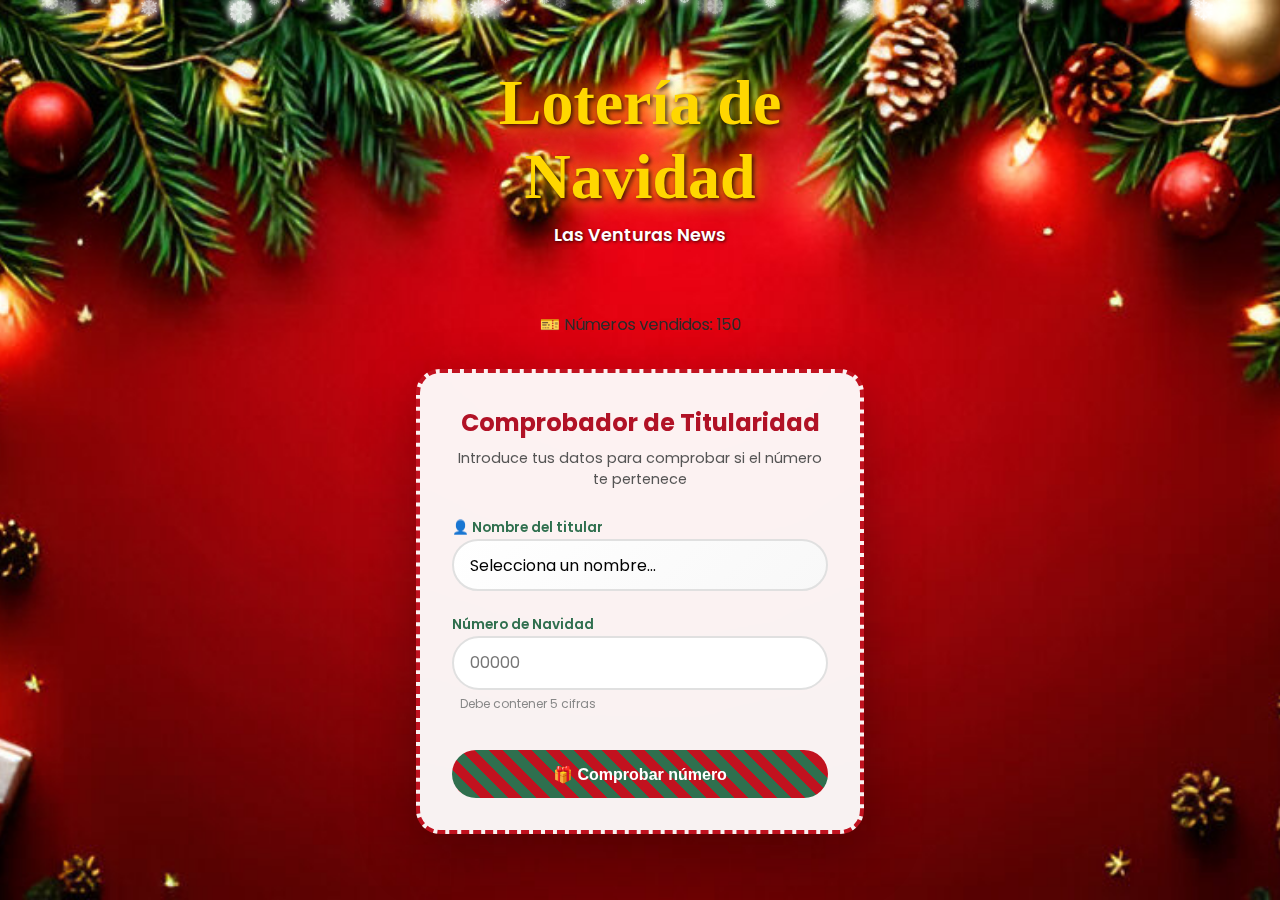
<file: index.html>
<!DOCTYPE html>
<html lang="es">

<head>
    <meta charset="UTF-8" />
    <meta name="viewport" content="width=device-width, initial-scale=1.0" />
    <title>Lotería de Navidad – Las Venturas News</title>

    <link rel="icon"
        href="data:image/svg+xml,<svg xmlns=%22http://www.w3.org/2000/svg%22 viewBox=%220 0 100 100%22><text y=%22.9em%22 font-size=%2290%22>🎄</text></svg>">

    <meta name="description"
        content="Comprobador de titularidad de números de la Lotería de Navidad de Las Venturas News">

    <link rel="preconnect" href="https://fonts.googleapis.com">
    <link rel="preconnect" href="https://fonts.gstatic.com" crossorigin>
    <link
        href="https://fonts.googleapis.com/css2?family=Mountains+of+Christmas:wght@400;700&family=Poppins:wght@300;400;600&display=swap"
        rel="stylesheet">

    <link rel="stylesheet" href="styles.css?v=3.1">
</head>

<body>

    <!-- Snowflakes container -->
    <div id="snowContainer" class="snow-container"></div>

    <main class="christmas-wrapper">

        <header class="christmas-header">
            <h1>Lotería de Navidad</h1>
            <p>Las Venturas News</p>
        </header>

        <div class="stats-counter">
            <span class="stats-icon">🎫</span>
            <span class="stats-label">Números vendidos:</span>
            <span class="stats-value" id="totalTickets">0</span>
        </div>

        <section class="christmas-card">

            <h2>Comprobador de Titularidad</h2>
            <p class="description">
                Introduce tus datos para comprobar si el número te pertenece
            </p>

            <form id="verificationForm" class="christmas-form" novalidate>

                <div class="field">
                    <label for="userName">👤 Nombre del titular</label>
                    <select id="userName">
                        <option value="" disabled selected>Selecciona un nombre...</option>
                    </select>
                </div>

                <div class="field">
                    <label for="lotteryNumber">Número de Navidad</label>
                    <input type="text" id="lotteryNumber" placeholder="00000" maxlength="5">
                    <small>Debe contener 5 cifras</small>
                </div>

                <button type="submit" class="christmas-button">
                    🎁 Comprobar número
                </button>
            </form>
        </section>
    </main>

    <script src="script.js?v=3.1"></script>
</body>

</html>
</file>
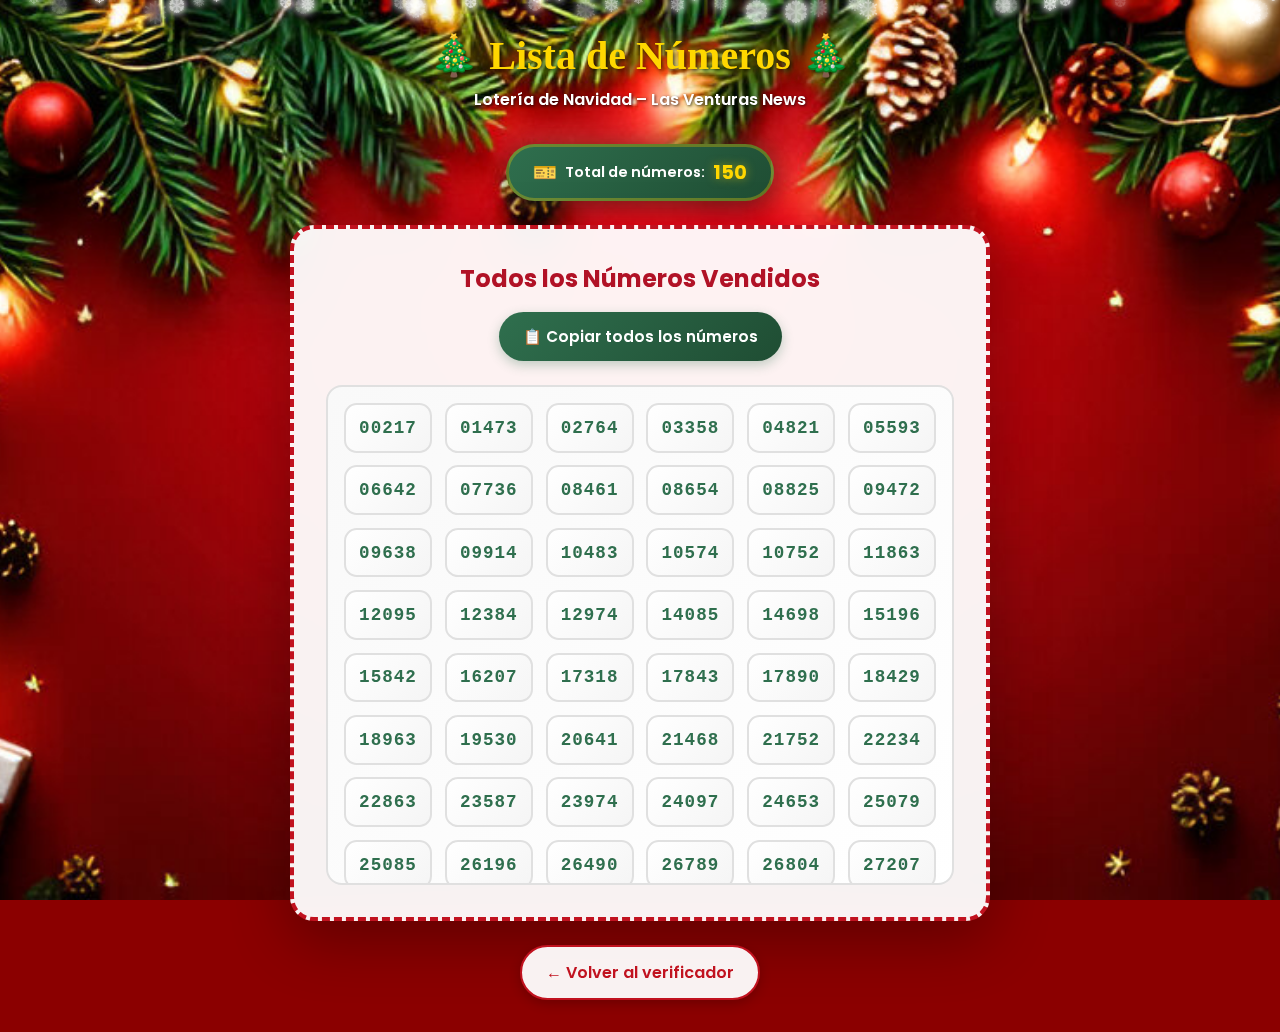
<file: numeros/index.html>
<!DOCTYPE html>
<html lang="es">

<head>
    <meta charset="UTF-8" />
    <meta name="viewport" content="width=device-width, initial-scale=1.0" />
    <title>Lista de Números – Lotería de Navidad</title>

    <link rel="icon"
        href="data:image/svg+xml,<svg xmlns=%22http://www.w3.org/2000/svg%22 viewBox=%220 0 100 100%22><text y=%22.9em%22 font-size=%2290%22>🎄</text></svg>">

    <meta name="description" content="Lista completa de números de la Lotería de Navidad de Las Venturas News">

    <link rel="preconnect" href="https://fonts.googleapis.com">
    <link rel="preconnect" href="https://fonts.gstatic.com" crossorigin>
    <link
        href="https://fonts.googleapis.com/css2?family=Mountains+of+Christmas:wght@400;700&family=Poppins:wght@300;400;600;700&display=swap"
        rel="stylesheet">

    <link rel="stylesheet" href="styles.css?v=1.1">
</head>

<body>

    <!-- Snowflakes container -->
    <div id="snowContainer" class="snow-container"></div>

    <main class="numbers-wrapper">

        <header class="numbers-header">
            <h1>🎄 Lista de Números 🎄</h1>
            <p>Lotería de Navidad – Las Venturas News</p>
        </header>

        <div class="stats-info">
            <div class="stat-item">
                <span class="stat-icon">🎫</span>
                <span class="stat-label">Total de números:</span>
                <span class="stat-value" id="totalNumbers">0</span>
            </div>
        </div>

        <section class="numbers-card">
            <div class="card-header">
                <h2>Todos los Números Vendidos</h2>
                <button id="copyButton" class="copy-button">
                    📋 Copiar todos los números
                </button>
            </div>

            <div id="numbersList" class="numbers-list">
                <!-- Numbers will be populated by JavaScript -->
            </div>
        </section>

        <a href="../index.html" class="back-button">
            ← Volver al verificador
        </a>

    </main>

    <script src="../script.js?v=3.1"></script>
    <script src="numeros-script.js?v=1.2"></script>
</body>

</html>
</file>
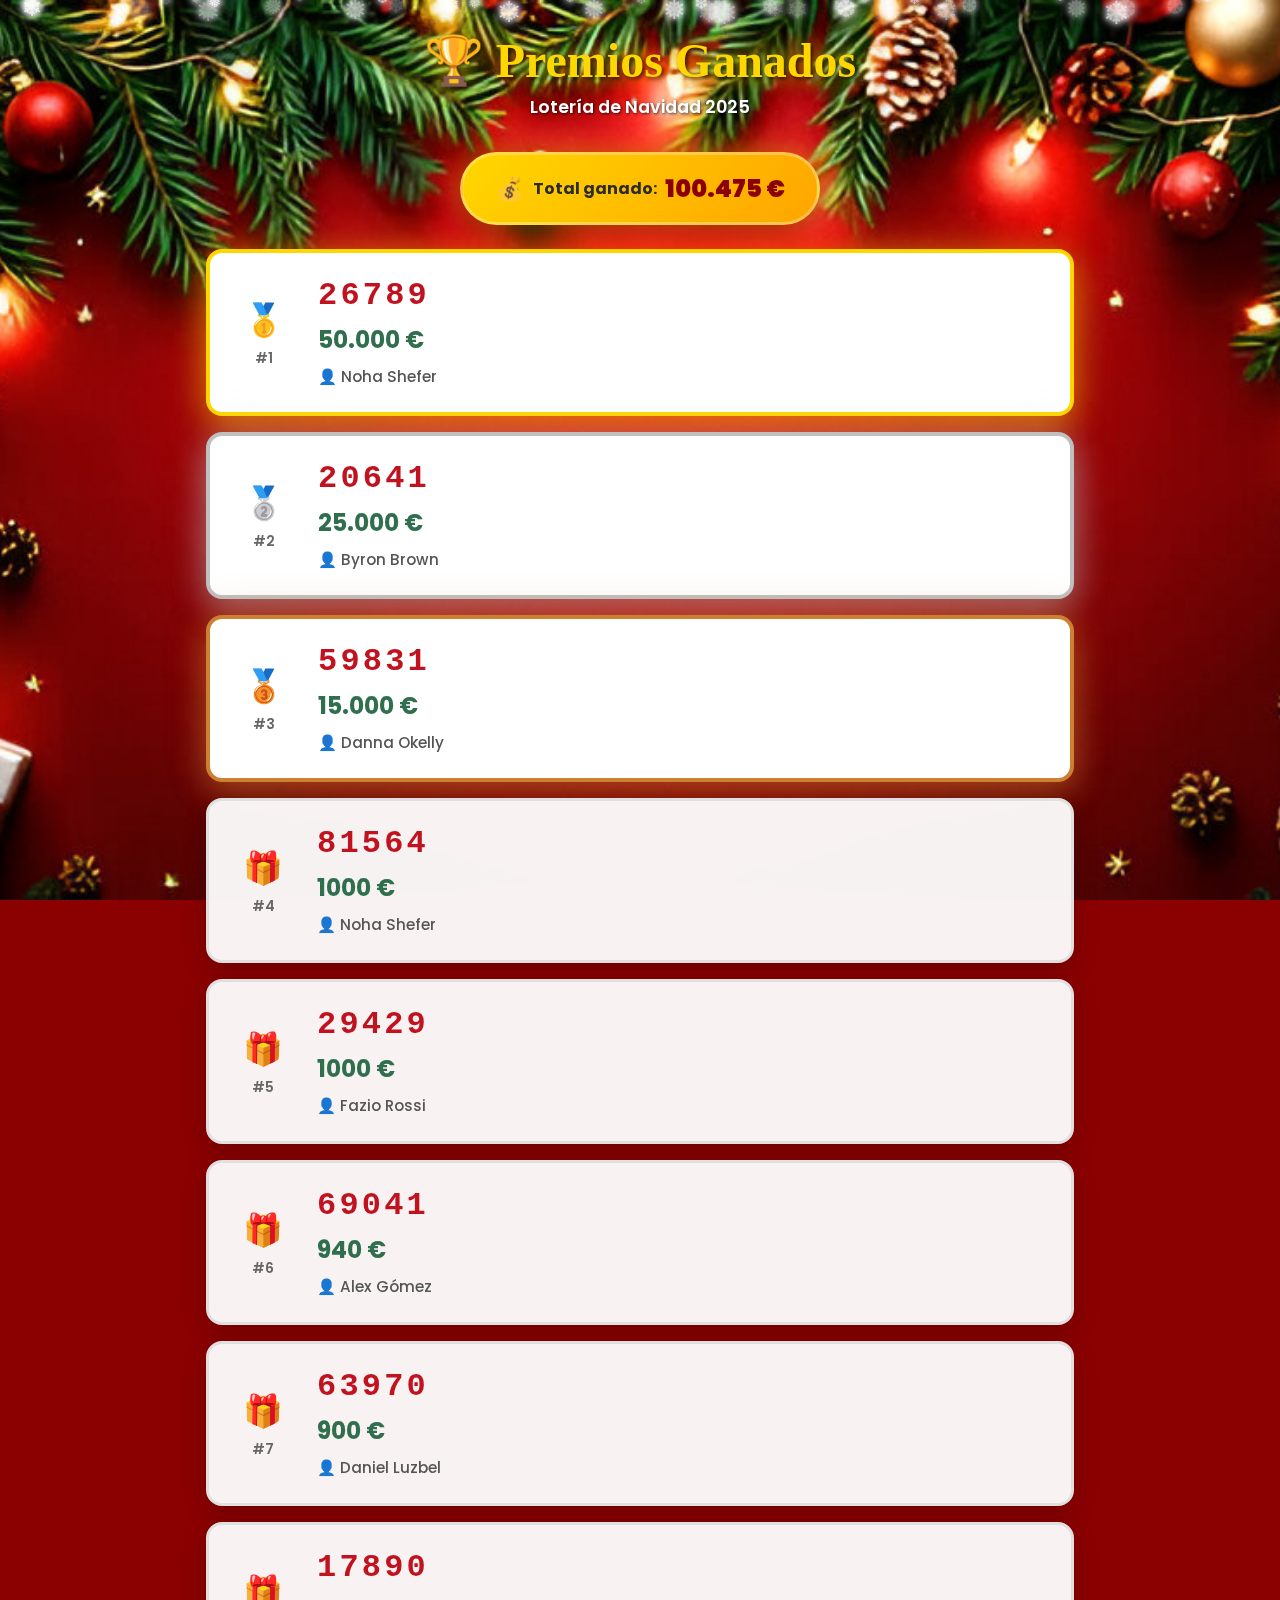
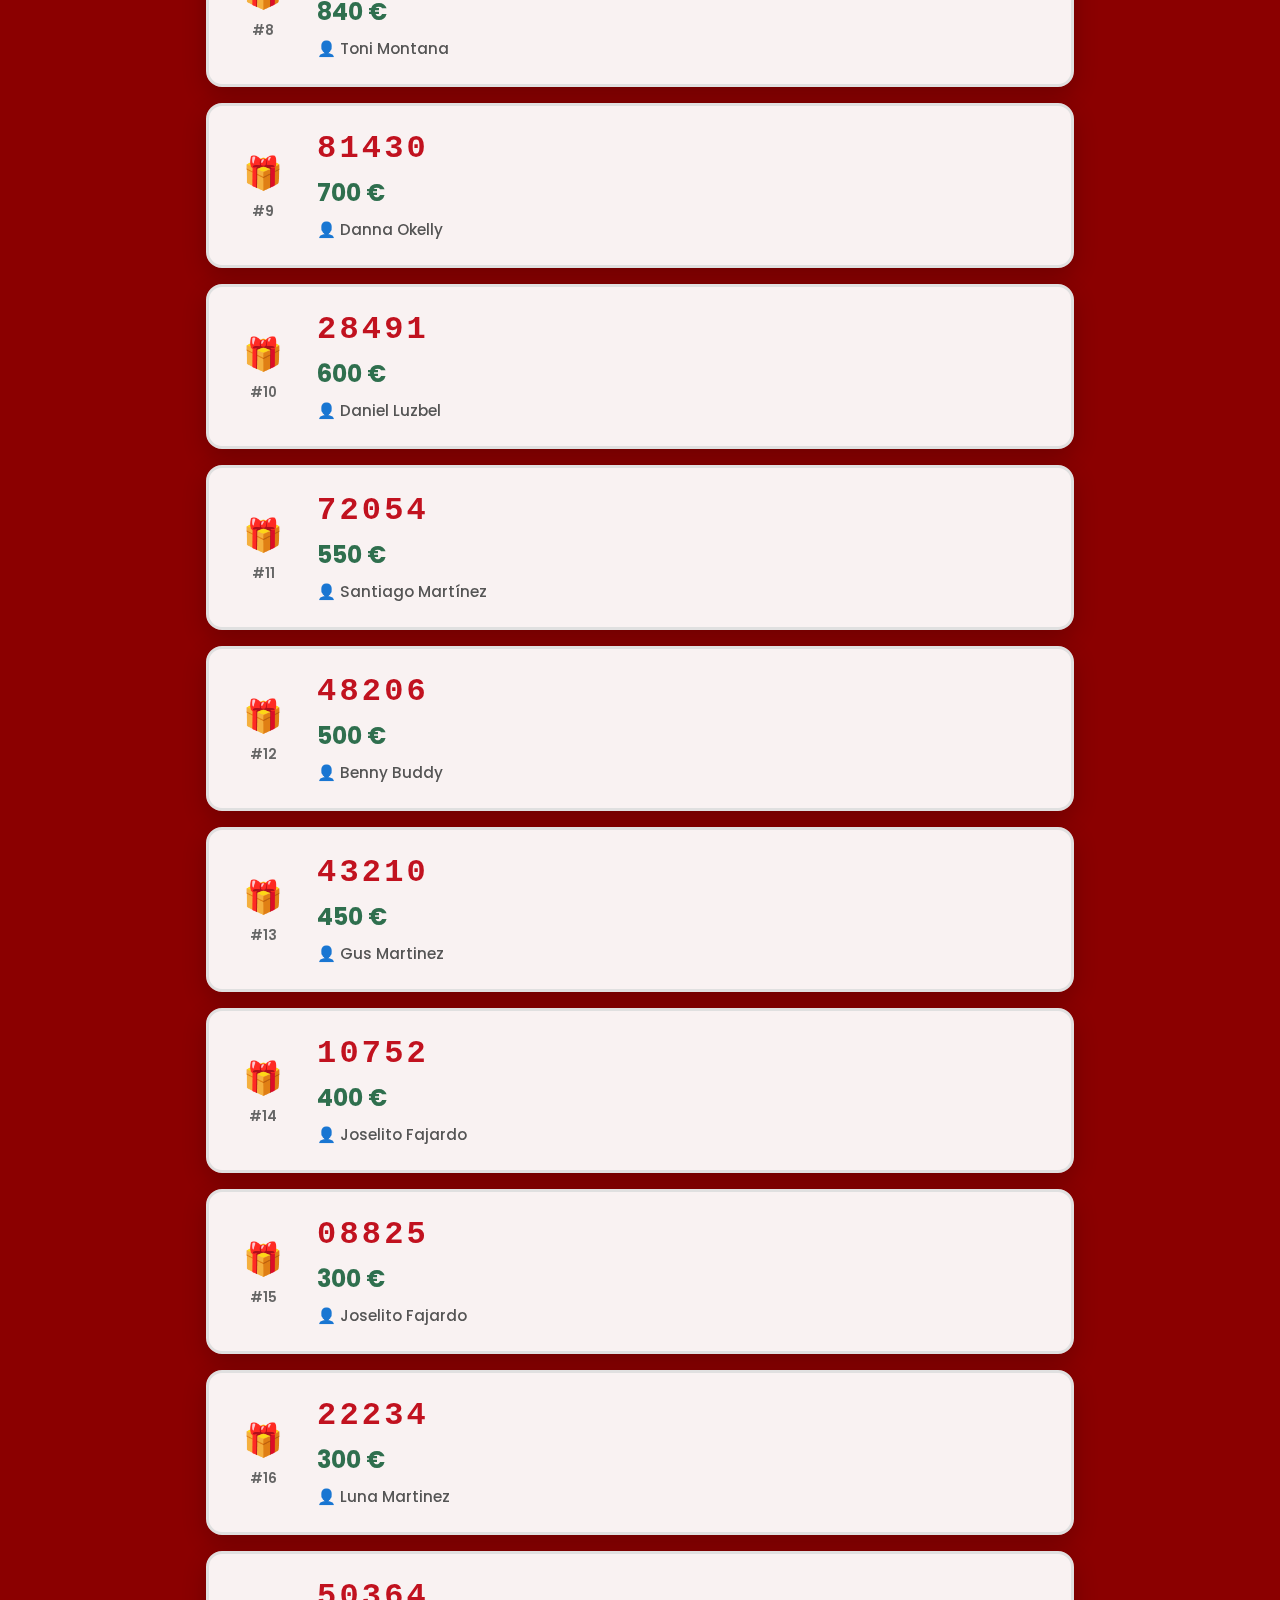
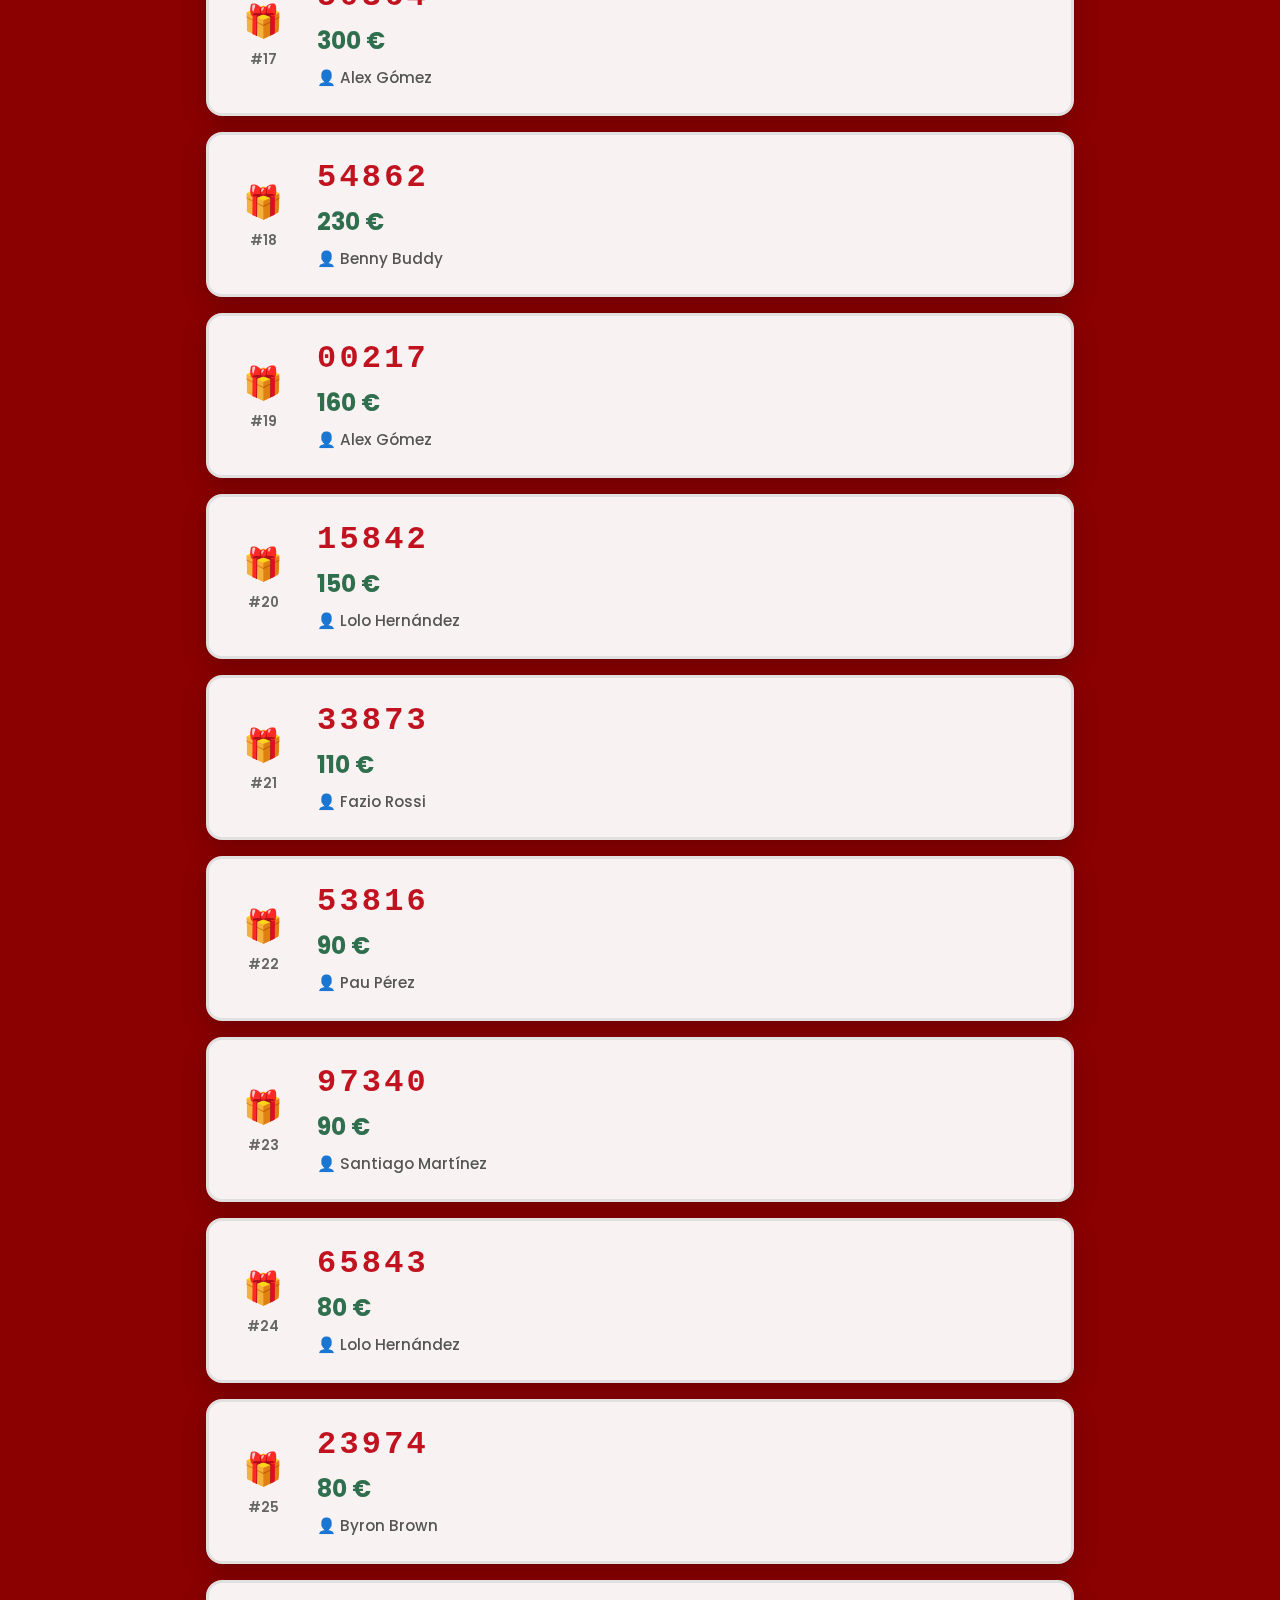
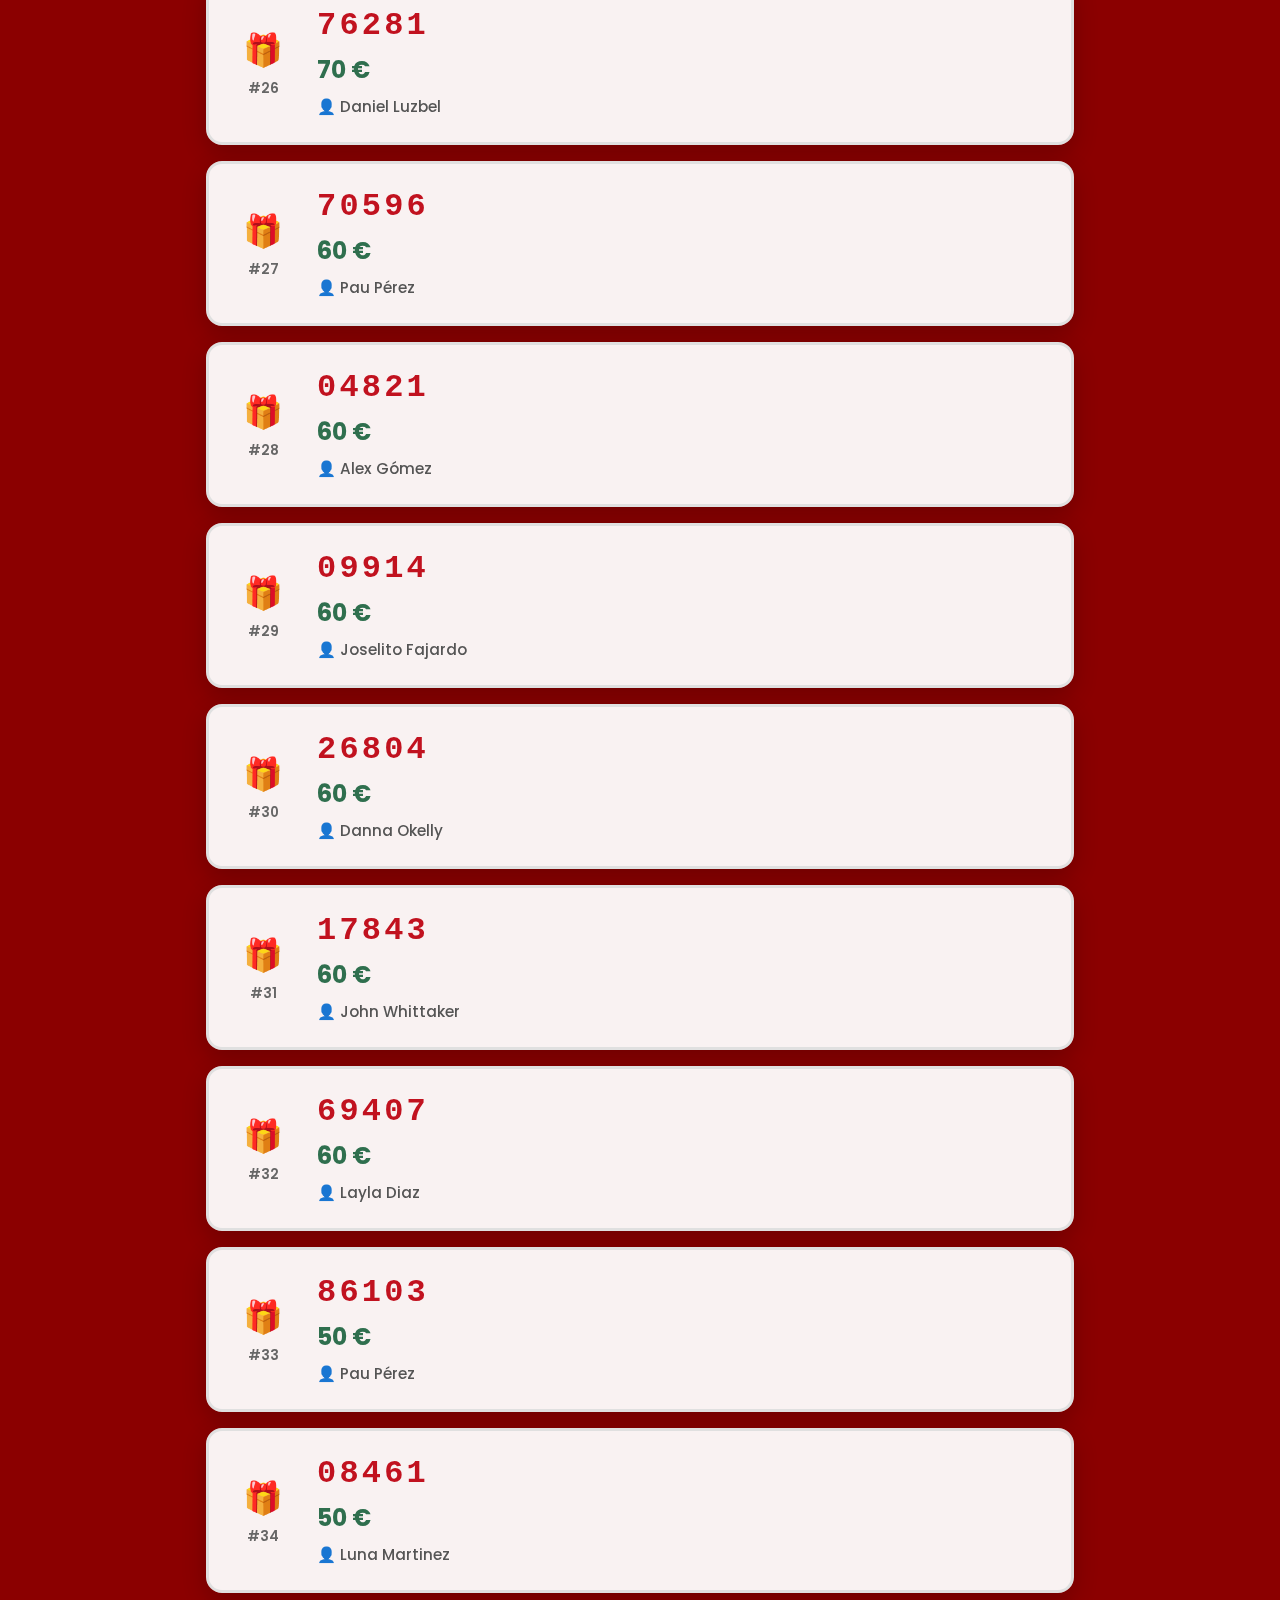
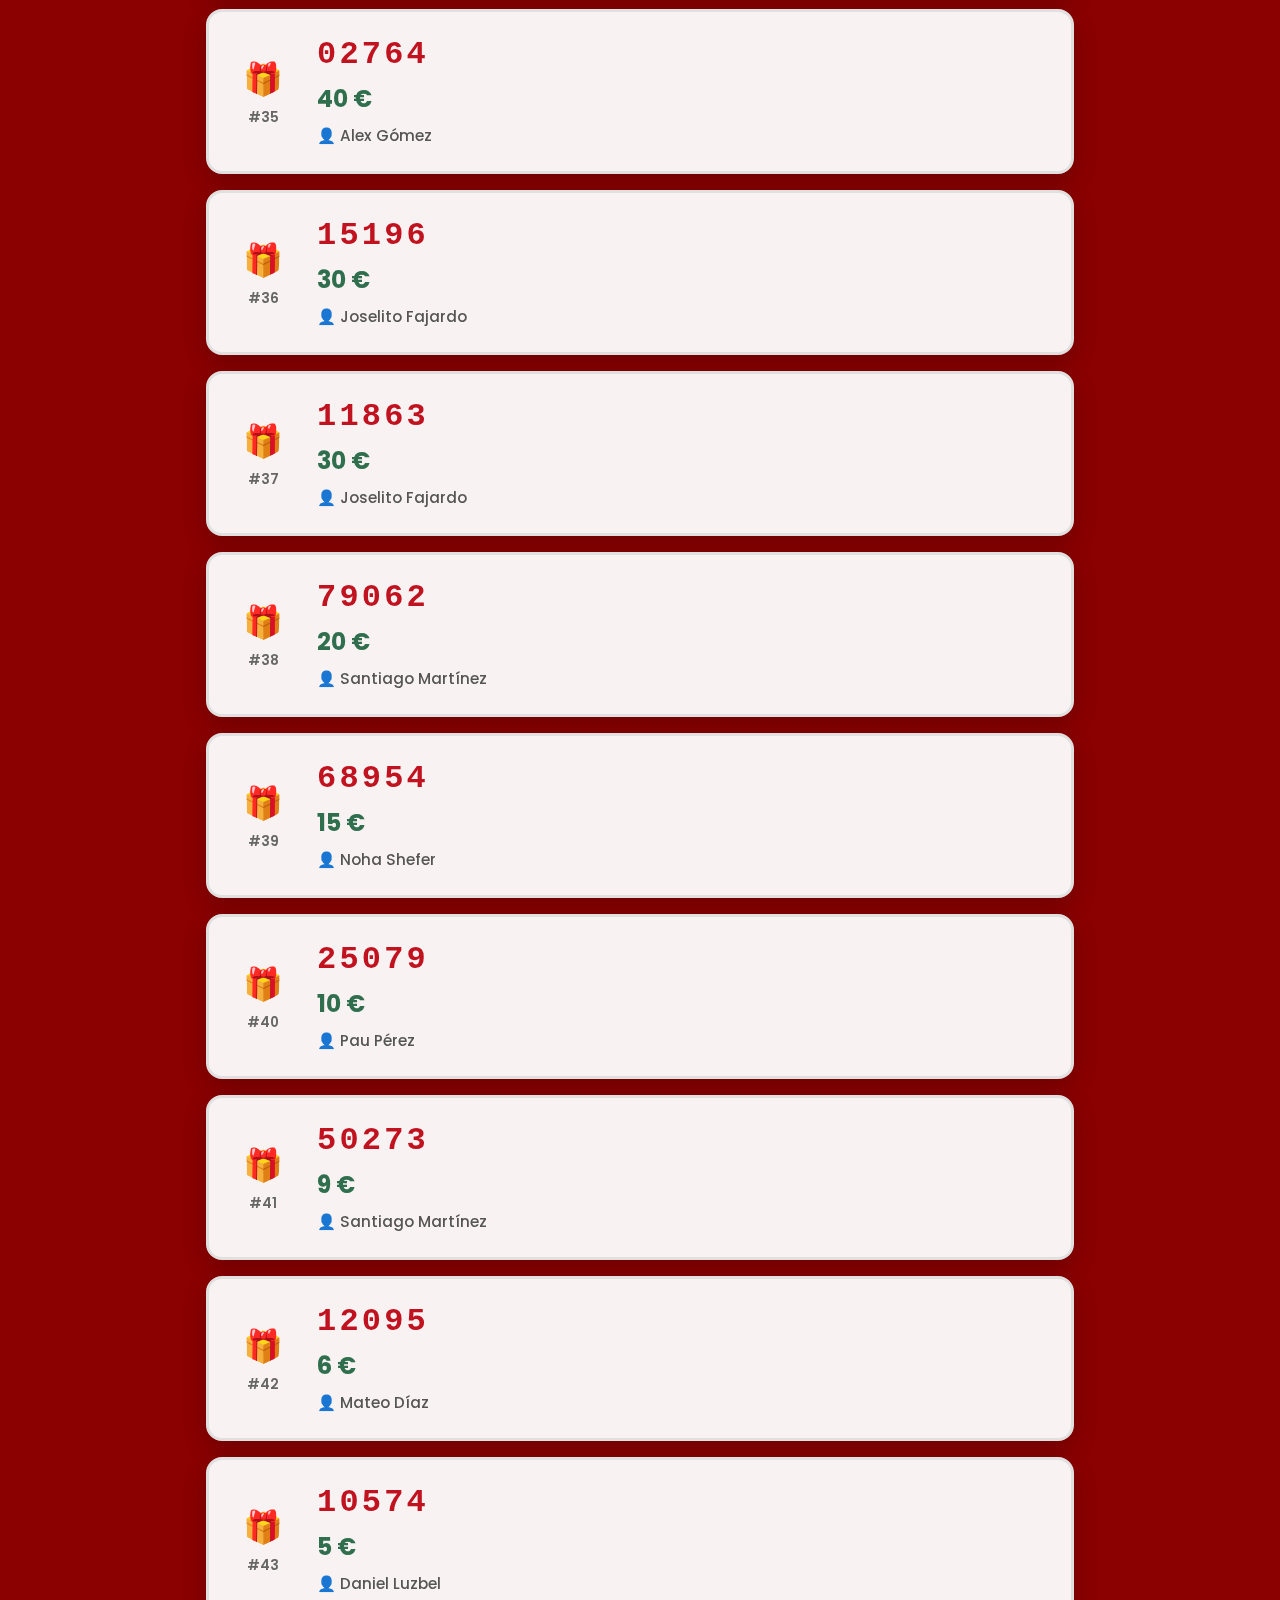
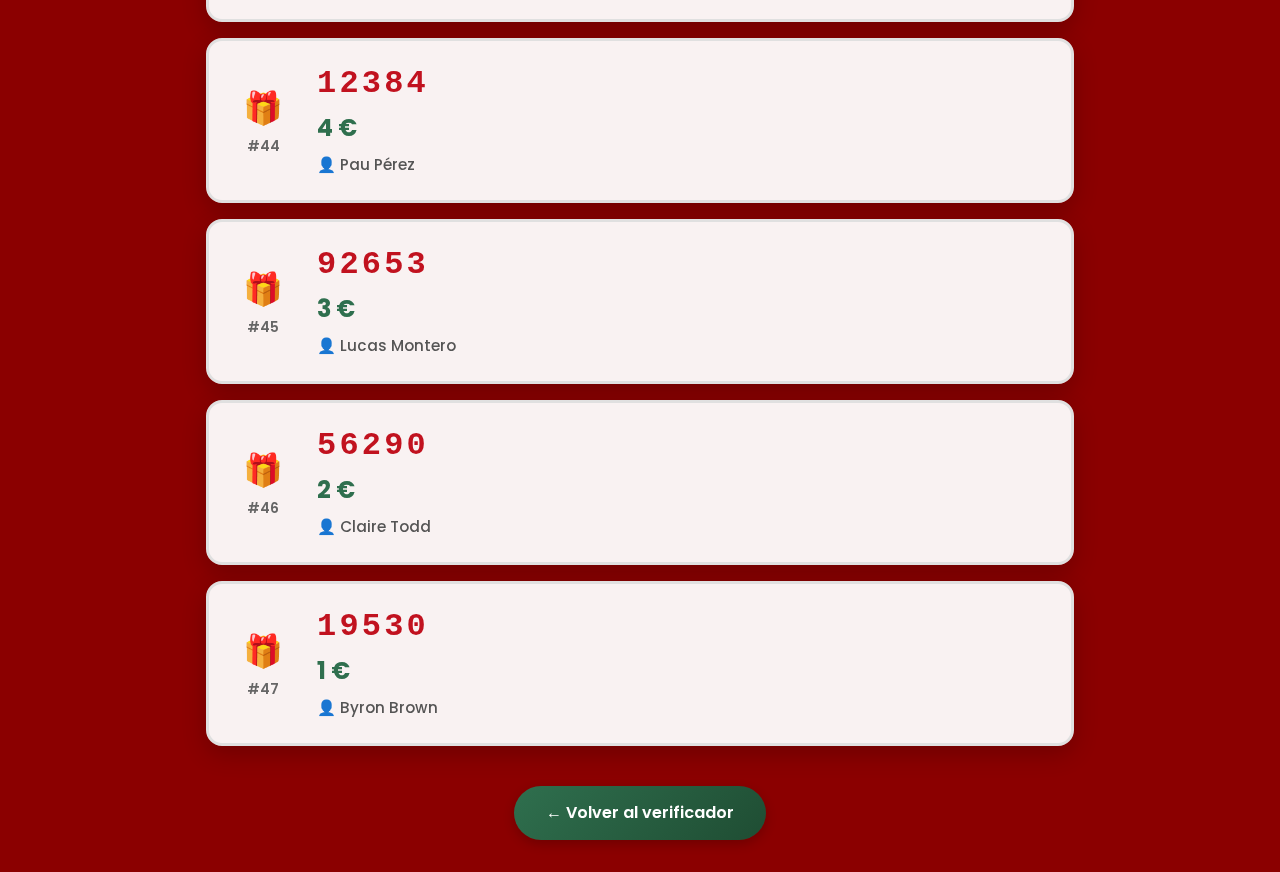
<file: premios/index.html>
<!DOCTYPE html>
<html lang="es">

<head>
    <meta charset="UTF-8" />
    <meta name="viewport" content="width=device-width, initial-scale=1.0" />
    <title>Premios Ganados – Lotería de Navidad</title>

    <link rel="icon"
        href="data:image/svg+xml,<svg xmlns=%22http://www.w3.org/2000/svg%22 viewBox=%220 0 100 100%22><text y=%22.9em%22 font-size=%2290%22>🎄</text></svg>">

    <meta name="description" content="Premios ganados en la Lotería de Navidad de Las Venturas News">

    <link rel="preconnect" href="https://fonts.googleapis.com">
    <link rel="preconnect" href="https://fonts.gstatic.com" crossorigin>
    <link
        href="https://fonts.googleapis.com/css2?family=Mountains+of+Christmas:wght@400;700&family=Poppins:wght@300;400;600;700&display=swap"
        rel="stylesheet">

    <link rel="stylesheet" href="styles.css?v=1.0">
</head>

<body>

    <!-- Snowflakes container -->
    <div id="snowContainer" class="snow-container"></div>

    <main class="prizes-wrapper">

        <header class="prizes-header">
            <h1>🏆 Premios Ganados</h1>
            <p>Lotería de Navidad 2025</p>
        </header>

        <div class="total-prizes">
            <span class="total-icon">💰</span>
            <span class="total-label">Total ganado:</span>
            <span class="total-value" id="totalPrizes">0€</span>
        </div>

        <section class="prizes-container" id="prizesContainer">
            <!-- Los premios se cargarán dinámicamente -->
        </section>

        <a href="../index.html" class="back-button">
            ← Volver al verificador
        </a>

    </main>

    <script src="../script.js?v=3.1"></script>
    <script src="premios-script.js?v=1.2"></script>
</body>

</html>
</file>
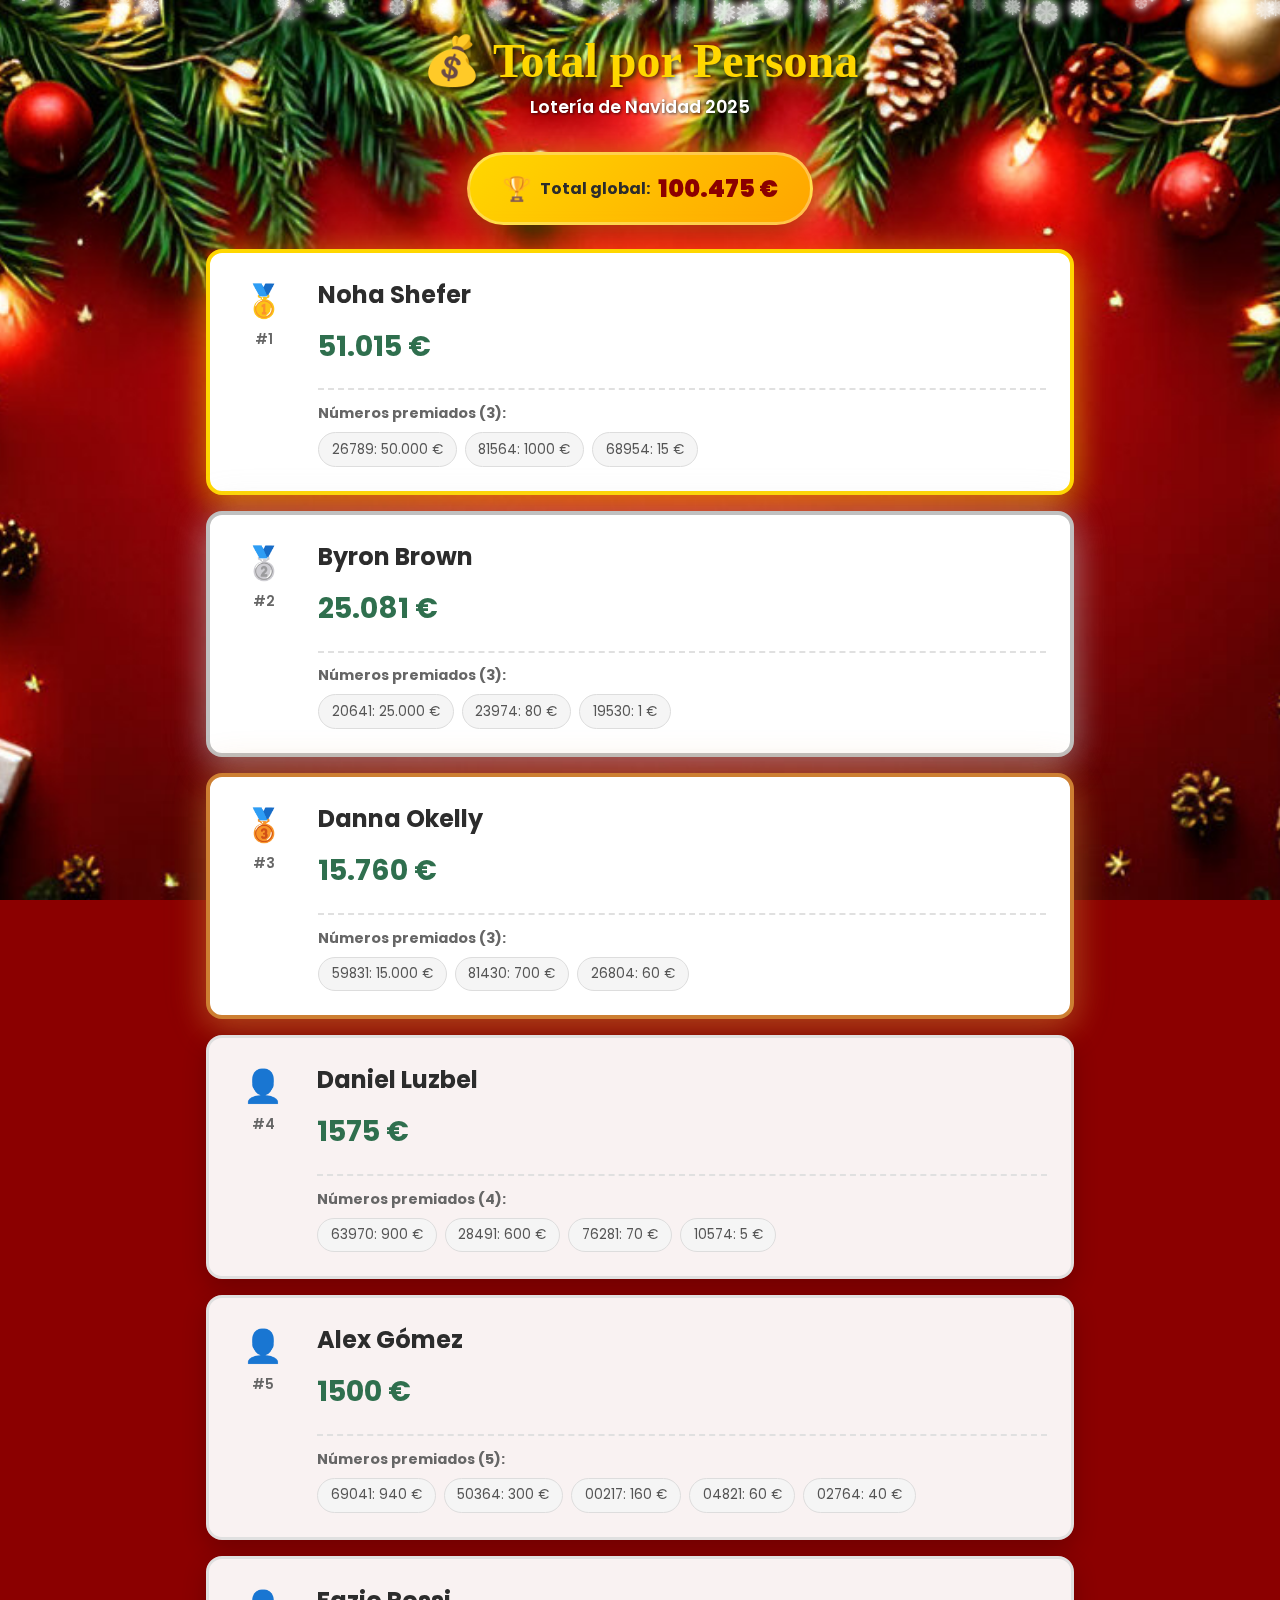
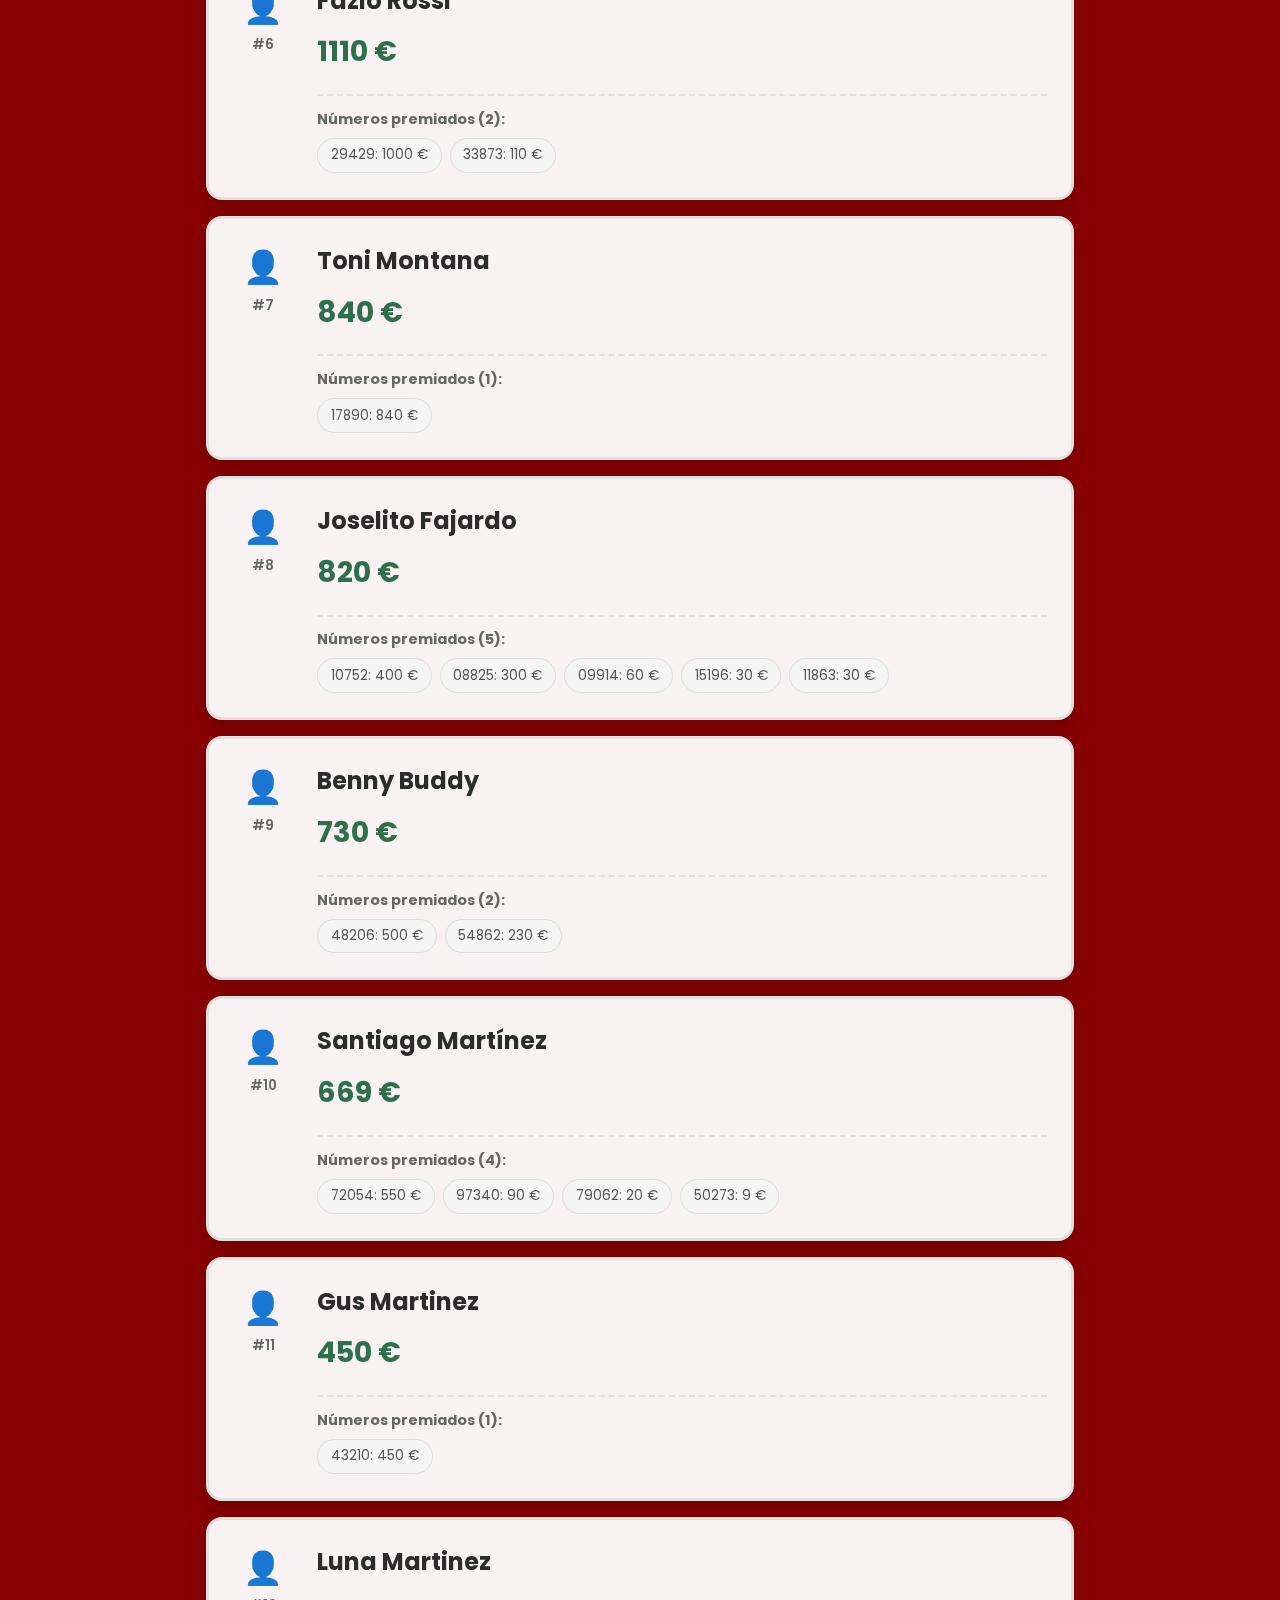
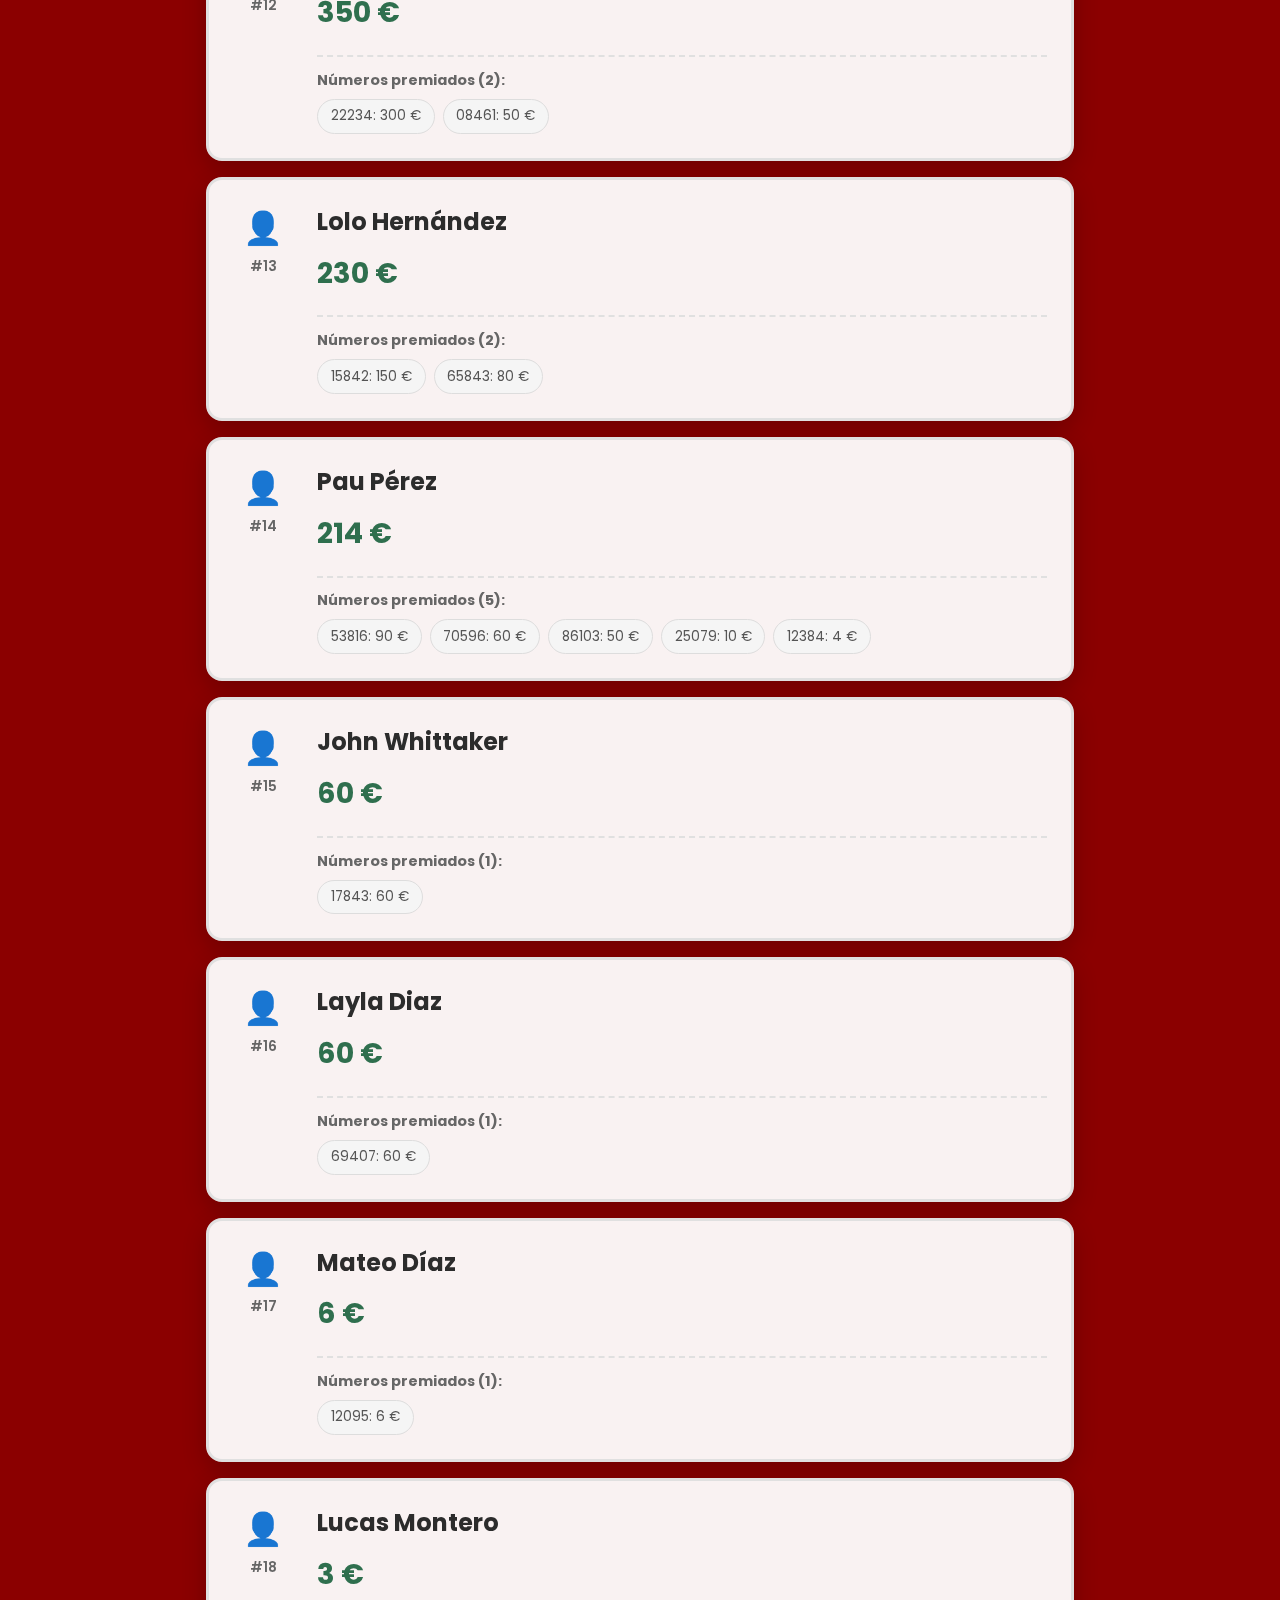
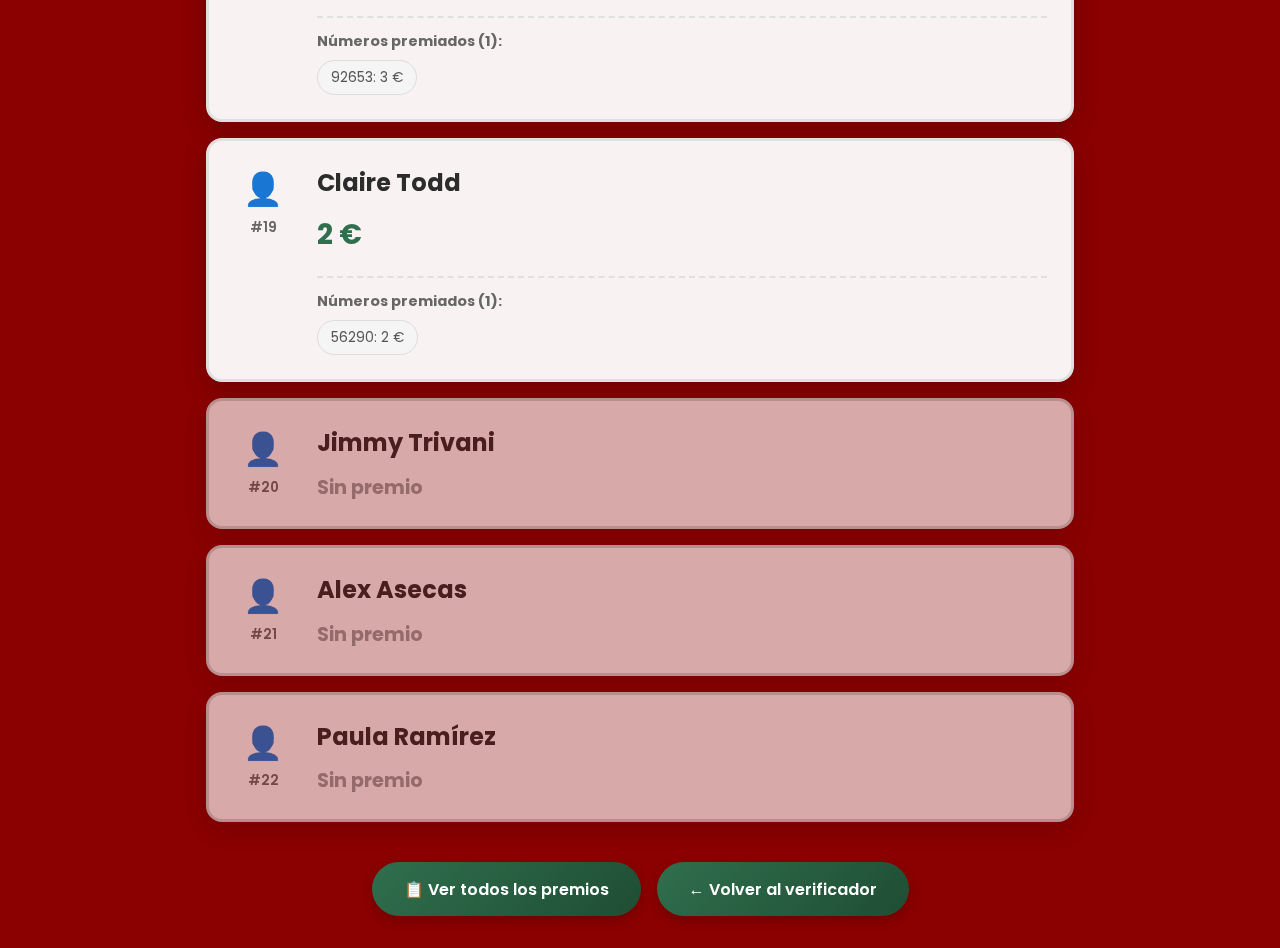
<file: premios/total.html>
<!DOCTYPE html>
<html lang="es">

<head>
    <meta charset="UTF-8" />
    <meta name="viewport" content="width=device-width, initial-scale=1.0" />
    <title>Total por Persona – Lotería de Navidad</title>

    <link rel="icon"
        href="data:image/svg+xml,<svg xmlns=%22http://www.w3.org/2000/svg%22 viewBox=%220 0 100 100%22><text y=%22.9em%22 font-size=%2290%22>🎄</text></svg>">

    <meta name="description" content="Total ganado por cada persona en la Lotería de Navidad de Las Venturas News">

    <link rel="preconnect" href="https://fonts.googleapis.com">
    <link rel="preconnect" href="https://fonts.gstatic.com" crossorigin>
    <link
        href="https://fonts.googleapis.com/css2?family=Mountains+of+Christmas:wght@400;700&family=Poppins:wght@300;400;600;700&display=swap"
        rel="stylesheet">

    <link rel="stylesheet" href="total-styles.css?v=1.0">
</head>

<body>

    <!-- Snowflakes container -->
    <div id="snowContainer" class="snow-container"></div>

    <main class="totals-wrapper">

        <header class="totals-header">
            <h1>💰 Total por Persona</h1>
            <p>Lotería de Navidad 2025</p>
        </header>

        <div class="global-total">
            <span class="global-icon">🏆</span>
            <span class="global-label">Total global:</span>
            <span class="global-value" id="globalTotal">0€</span>
        </div>

        <section class="totals-container" id="totalsContainer">
            <!-- Los totales se cargarán dinámicamente -->
        </section>

        <div class="navigation-buttons">
            <a href="index.html" class="nav-button">
                📋 Ver todos los premios
            </a>
            <a href="../index.html" class="nav-button">
                ← Volver al verificador
            </a>
        </div>

    </main>

    <script src="../script.js?v=3.1"></script>
    <script src="total-script.js?v=1.1"></script>
</body>

</html>
</file>
<file: styles.css>
/* ===================== RESET ===================== */
* {
    margin: 0;
    padding: 0;
    box-sizing: border-box;
}

/* ===================== BASE ===================== */
body {
    font-family: 'Poppins', sans-serif;
    background: url('pngtree-vibrant-red-christmas-background-with-pine-branches-and-fairy-lights-image_16685257.jpg') center/cover fixed;
    background-color: #8B0000;
    min-height: 100vh;
    color: #2c2c2c;
    overflow-x: hidden;
}

/* ===================== SNOWFALL ANIMATION ===================== */
.snow-container {
    position: fixed;
    top: 0;
    left: 0;
    width: 100%;
    height: 100%;
    pointer-events: none;
    z-index: 1;
    overflow: hidden;
}

.snowflake {
    position: absolute;
    top: -10px;
    color: #ffffff;
    font-size: 1rem;
    opacity: 0.95;
    animation: fall linear infinite;
    text-shadow: 0 0 10px rgba(255, 255, 255, 0.9), 0 0 5px rgba(255, 255, 255, 1);
    filter: drop-shadow(0 0 3px rgba(255, 255, 255, 0.7));
}

@keyframes fall {
    to {
        transform: translateY(100vh) rotate(360deg);
    }
}

/* ===================== LAYOUT ===================== */
.christmas-wrapper {
    max-width: 480px;
    margin: auto;
    padding: 2rem 1rem;
    display: flex;
    flex-direction: column;
    align-items: center;
    justify-content: center;
    min-height: 100vh;
    gap: 2rem;
}

/* ===================== HEADER ===================== */
.christmas-header {
    text-align: center;
    margin-bottom: 2rem;
}

.badge {
    display: inline-block;
    background: #c1121f;
    color: white;
    padding: 0.4rem 1rem;
    border-radius: 999px;
    font-size: 0.9rem;
    margin-bottom: 1rem;
    font-weight: 600;
}

.christmas-header h1 {
    font-family: 'Mountains of Christmas', cursive;
    font-size: 4rem;
    color: #FFD700;
    text-shadow:
        2px 2px 4px rgba(0, 0, 0, 0.7),
        0 0 20px rgba(255, 215, 0, 0.6),
        0 0 30px rgba(255, 215, 0, 0.4);
    margin-bottom: 0.5rem;
}

.christmas-header p {
    color: #ffffff;
    font-weight: 600;
    font-size: 1.1rem;
    text-shadow: 1px 1px 3px rgba(0, 0, 0, 0.7);
}

/* ===================== CARD ===================== */
.christmas-card {
    background: rgba(255, 255, 255, 0.95);
    backdrop-filter: blur(10px);
    border-radius: 1.5rem;
    padding: 2rem;
    box-shadow: 0 20px 60px rgba(0, 0, 0, 0.3);
    border: 4px dashed #c1121f;
}

.christmas-card h2 {
    text-align: center;
    color: #b11226;
    margin-bottom: 0.5rem;
}

.description {
    text-align: center;
    font-size: 0.9rem;
    color: #555;
    margin-bottom: 1.5rem;
}

/* ===================== FORM ===================== */
.christmas-form {
    display: flex;
    flex-direction: column;
    gap: 1.2rem;
}

.field label {
    font-weight: 600;
    color: #2f6f4e;
    font-size: 0.85rem;
}

.field input,
.field select {
    padding: 0.8rem 1rem;
    border-radius: 999px;
    border: 2px solid #e0e0e0;
    font-size: 1rem;
    outline: none;
    transition: 0.3s;
    width: 100%;
    font-family: 'Poppins', sans-serif;
}

.field select {
    background: linear-gradient(135deg, #ffffff 0%, #f8f8f8 100%);
    cursor: pointer;
    appearance: none;
    background-image:
        linear-gradient(135deg, #ffffff 0%, #f8f8f8 100%),
        url("data:image/svg+xml,%3Csvg xmlns='http://www.w3.org/2000/svg' width='12' height='12' viewBox='0 0 12 12'%3E%3Cpath fill='%23c1121f' d='M6 9L1 4h10z'/%3E%3C/svg%3E");
    background-repeat: no-repeat;
    background-position: center, right 1rem center;
    padding-right: 2.5rem;
}

.field select:hover {
    border-color: #c1121f;
    background-image:
        linear-gradient(135deg, #fff5f5 0%, #ffe5e5 100%),
        url("data:image/svg+xml,%3Csvg xmlns='http://www.w3.org/2000/svg' width='12' height='12' viewBox='0 0 12 12'%3E%3Cpath fill='%23c1121f' d='M6 9L1 4h10z'/%3E%3C/svg%3E");
}

.field select:focus {
    border-color: #c1121f;
    box-shadow: 0 0 0 3px rgba(193, 18, 31, 0.15);
    background-image:
        linear-gradient(135deg, #ffffff 0%, #fff5f5 100%),
        url("data:image/svg+xml,%3Csvg xmlns='http://www.w3.org/2000/svg' width='12' height='12' viewBox='0 0 12 12'%3E%3Cpath fill='%23c1121f' d='M6 9L1 4h10z'/%3E%3C/svg%3E");
}

.field select option {
    padding: 0.8rem;
    background: white;
    color: #2c2c2c;
}

.field select option:hover {
    background: #fff5f5;
}

.field input:focus {
    border-color: #2f6f4e;
    box-shadow: 0 0 0 3px rgba(47, 111, 78, 0.15);
}

.field small {
    font-size: 0.75rem;
    color: #888;
    margin-left: 0.5rem;
}

/* ===================== BUTTON ===================== */
.christmas-button {
    margin-top: 1rem;
    padding: 0.9rem;
    border: none;
    border-radius: 999px;
    background: repeating-linear-gradient(45deg,
            #c1121f,
            #c1121f 10px,
            #2f6f4e 10px,
            #2f6f4e 20px);
    color: white;
    font-size: 1rem;
    font-weight: 600;
    cursor: pointer;
    transition: transform 0.2s, box-shadow 0.2s;
}

.christmas-button:hover {
    transform: translateY(-2px);
    box-shadow: 0 10px 25px rgba(0, 0, 0, 0.2);
}

/* ===================== RESULT ===================== */
.result {
    margin-top: 1.5rem;
}

.hidden {
    display: none;
}

.result-content {
    padding: 1.2rem;
    border-radius: 1rem;
    text-align: center;
    font-weight: 600;
}

.result-success {
    background: #2f6f4e;
    color: white;
}

.result-error {
    background: #c1121f;
    color: white;
}

/* ===================== FOOTER ===================== */
.christmas-footer {
    position: fixed;
    bottom: 0;
    left: 0;
    right: 0;
    text-align: center;
    font-size: 0.75rem;
    color: #ffffff;
    text-shadow: 1px 1px 2px rgba(0, 0, 0, 0.5);
    padding: 1rem;
    background: linear-gradient(to top, rgba(0, 0, 0, 0.3), transparent);
}
</file>
<file: numeros/styles.css>
/* ===================== RESET ===================== */
* {
    margin: 0;
    padding: 0;
    box-sizing: border-box;
}

/* ===================== BASE ===================== */
body {
    font-family: 'Poppins', sans-serif;
    background: url('../pngtree-vibrant-red-christmas-background-with-pine-branches-and-fairy-lights-image_16685257.jpg') center/cover fixed;
    background-color: #8B0000;
    min-height: 100vh;
    color: #2c2c2c;
    overflow-x: hidden;
}

/* ===================== SNOWFALL ANIMATION ===================== */
.snow-container {
    position: fixed;
    top: 0;
    left: 0;
    width: 100%;
    height: 100%;
    pointer-events: none;
    z-index: 0;
    overflow: hidden;
}

.snowflake {
    position: absolute;
    top: -10px;
    color: #ffffff;
    font-size: 1rem;
    opacity: 0.95;
    animation: fall linear infinite;
    text-shadow: 0 0 10px rgba(255, 255, 255, 0.9), 0 0 5px rgba(255, 255, 255, 1);
    filter: drop-shadow(0 0 3px rgba(255, 255, 255, 0.7));
}

@keyframes fall {
    to {
        transform: translateY(100vh) rotate(360deg);
    }
}

/* ===================== LAYOUT ===================== */
.numbers-wrapper {
    max-width: 800px;
    margin: auto;
    padding: 2rem 1rem;
    display: flex;
    flex-direction: column;
    align-items: center;
    gap: 1.5rem;
    position: relative;
    z-index: 1;
    min-height: 100vh;
}

/* ===================== HEADER ===================== */
.numbers-header {
    text-align: center;
    margin-bottom: 0.5rem;
    position: relative;
    z-index: 2;
}

.numbers-header h1 {
    font-family: 'Mountains of Christmas', cursive;
    font-size: 2.5rem;
    color: #FFD700;
    text-shadow:
        2px 2px 4px rgba(0, 0, 0, 0.7),
        0 0 20px rgba(255, 215, 0, 0.6),
        0 0 30px rgba(255, 215, 0, 0.4);
    margin-bottom: 0.5rem;
}

.numbers-header p {
    color: #ffffff;
    font-weight: 600;
    font-size: 1rem;
    text-shadow: 1px 1px 3px rgba(0, 0, 0, 0.7);
}

/* ===================== STATS INFO ===================== */
.stats-info {
    display: flex;
    gap: 1rem;
    flex-wrap: wrap;
    justify-content: center;
    position: relative;
    z-index: 2;
}

.stat-item {
    display: flex;
    align-items: center;
    gap: 0.5rem;
    background: linear-gradient(135deg, #2f6f4e 0%, #1f4d33 100%);
    color: white;
    padding: 0.7rem 1.5rem;
    border-radius: 999px;
    font-weight: 600;
    box-shadow: 0 8px 24px rgba(0, 0, 0, 0.3), 0 0 30px rgba(47, 111, 78, 0.4);
    border: 3px solid rgba(255, 215, 0, 0.3);
}

.stat-icon {
    font-size: 1.2rem;
}

.stat-label {
    font-size: 0.9rem;
}

.stat-value {
    font-size: 1.2rem;
    font-weight: 700;
    color: #FFD700;
    text-shadow: 0 0 10px rgba(255, 215, 0, 0.5);
}

/* ===================== CARD ===================== */
.numbers-card {
    background: rgba(255, 255, 255, 0.95);
    backdrop-filter: blur(10px);
    border-radius: 1.5rem;
    padding: 2rem;
    box-shadow: 0 20px 60px rgba(0, 0, 0, 0.3);
    border: 4px dashed #c1121f;
    position: relative;
    z-index: 2;
    width: 100%;
    max-width: 700px;
}

.card-header {
    display: flex;
    flex-direction: column;
    gap: 1rem;
    margin-bottom: 1.5rem;
    align-items: center;
}

.card-header h2 {
    text-align: center;
    color: #b11226;
    margin: 0;
}

/* ===================== COPY BUTTON ===================== */
.copy-button {
    padding: 0.8rem 1.5rem;
    border: none;
    border-radius: 999px;
    background: linear-gradient(135deg, #2f6f4e 0%, #1f4d33 100%);
    color: white;
    font-size: 0.95rem;
    font-weight: 600;
    cursor: pointer;
    transition: transform 0.2s, box-shadow 0.2s, background 0.3s;
    font-family: 'Poppins', sans-serif;
    box-shadow: 0 4px 12px rgba(47, 111, 78, 0.3);
}

.copy-button:hover {
    transform: translateY(-2px);
    box-shadow: 0 8px 20px rgba(47, 111, 78, 0.4);
    background: linear-gradient(135deg, #3a8a5f 0%, #25603f 100%);
}

.copy-button:active {
    transform: translateY(0);
}

.copy-button.copied {
    background: linear-gradient(135deg, #FFD700 0%, #FFA500 100%);
    color: #2c2c2c;
}

/* ===================== NUMBERS LIST ===================== */
.numbers-list {
    display: grid;
    grid-template-columns: repeat(auto-fill, minmax(80px, 1fr));
    gap: 0.8rem;
    max-height: 500px;
    overflow-y: auto;
    padding: 1rem;
    background: linear-gradient(135deg, #f9f9f9 0%, #ffffff 100%);
    border-radius: 1rem;
    border: 2px solid #e0e0e0;
}

/* Custom scrollbar */
.numbers-list::-webkit-scrollbar {
    width: 10px;
}

.numbers-list::-webkit-scrollbar-track {
    background: #f1f1f1;
    border-radius: 10px;
}

.numbers-list::-webkit-scrollbar-thumb {
    background: linear-gradient(135deg, #c1121f 0%, #a00f1a 100%);
    border-radius: 10px;
}

.numbers-list::-webkit-scrollbar-thumb:hover {
    background: linear-gradient(135deg, #d01525 0%, #c1121f 100%);
}

.number-item {
    background: linear-gradient(135deg, #ffffff 0%, #f5f5f5 100%);
    padding: 0.8rem 0.5rem;
    border-radius: 0.8rem;
    text-align: center;
    font-weight: 700;
    font-size: 1.1rem;
    color: #2f6f4e;
    border: 2px solid #e0e0e0;
    transition: transform 0.2s, box-shadow 0.2s, border-color 0.2s;
    cursor: pointer;
    font-family: 'Courier New', monospace;
    letter-spacing: 1px;
}

.number-item:hover {
    transform: translateY(-3px);
    box-shadow: 0 6px 16px rgba(193, 18, 31, 0.2);
    border-color: #c1121f;
}

/* ===================== BACK BUTTON ===================== */
.back-button {
    display: inline-flex;
    align-items: center;
    gap: 0.5rem;
    padding: 0.8rem 1.5rem;
    border-radius: 999px;
    background: rgba(255, 255, 255, 0.95);
    color: #c1121f;
    font-weight: 600;
    text-decoration: none;
    transition: transform 0.2s, box-shadow 0.2s;
    box-shadow: 0 4px 12px rgba(0, 0, 0, 0.2);
    border: 2px solid #c1121f;
    position: relative;
    z-index: 2;
}

.back-button:hover {
    transform: translateY(-2px);
    box-shadow: 0 8px 20px rgba(193, 18, 31, 0.3);
    background: #c1121f;
    color: white;
}

/* ===================== RESPONSIVE ===================== */
@media (max-width: 600px) {
    .numbers-header h1 {
        font-size: 2rem;
    }

    .numbers-list {
        grid-template-columns: repeat(auto-fill, minmax(70px, 1fr));
        gap: 0.6rem;
        max-height: 400px;
    }

    .number-item {
        font-size: 1rem;
        padding: 0.6rem 0.4rem;
    }

    .card-header {
        flex-direction: column;
    }

    .numbers-card {
        padding: 1.5rem;
    }
}

/* ===================== ANIMATIONS ===================== */
@keyframes fadeIn {
    from {
        opacity: 0;
        transform: translateY(20px);
    }

    to {
        opacity: 1;
        transform: translateY(0);
    }
}

.number-item {
    animation: fadeIn 0.3s ease-out;
}

/* ===================== CUSTOM ALERTS ===================== */
.custom-alert-overlay {
    position: fixed;
    top: 0;
    left: 0;
    width: 100%;
    height: 100%;
    background: rgba(0, 0, 0, 0.6);
    backdrop-filter: blur(5px);
    display: flex;
    align-items: center;
    justify-content: center;
    z-index: 9999;
    opacity: 0;
    animation: fadeIn 0.3s ease-in-out forwards;
}

.custom-alert {
    background: linear-gradient(135deg, #ffffff 0%, #f9f9f9 100%);
    border-radius: 1.5rem;
    padding: 2rem;
    max-width: 500px;
    width: 90%;
    box-shadow: 0 20px 60px rgba(0, 0, 0, 0.4);
    border: 3px solid #c1121f;
    transform: translateY(-50px);
    opacity: 0;
    animation: slideDown 0.4s ease-out 0.1s forwards;
}

.custom-alert-icon {
    font-size: 3rem;
    text-align: center;
    margin-bottom: 1rem;
}

.custom-alert-message {
    text-align: center;
    color: #2c2c2c;
    font-size: 1.1rem;
    font-weight: 600;
    margin-bottom: 1.5rem;
    line-height: 1.6;
    white-space: pre-line;
}

.custom-alert-button {
    width: 100%;
    padding: 0.9rem;
    border: none;
    border-radius: 999px;
    background: linear-gradient(135deg, #c1121f 0%, #a00f1a 100%);
    color: white;
    font-size: 1rem;
    font-weight: 600;
    cursor: pointer;
    transition: transform 0.2s, box-shadow 0.2s;
    font-family: 'Poppins', sans-serif;
}

.custom-alert-button:hover {
    transform: translateY(-2px);
    box-shadow: 0 10px 25px rgba(193, 18, 31, 0.4);
    background: linear-gradient(135deg, #d01525 0%, #c1121f 100%);
}

.custom-alert-button:active {
    transform: translateY(0);
}

@keyframes slideDown {
    to {
        transform: translateY(0);
        opacity: 1;
    }
}
</file>
<file: premios/styles.css>
/* ===================== RESET ===================== */
* {
    margin: 0;
    padding: 0;
    box-sizing: border-box;
}

/* ===================== BASE ===================== */
body {
    font-family: 'Poppins', sans-serif;
    background: url('../pngtree-vibrant-red-christmas-background-with-pine-branches-and-fairy-lights-image_16685257.jpg') center/cover fixed;
    background-color: #8B0000;
    min-height: 100vh;
    color: #2c2c2c;
    overflow-x: hidden;
}

/* ===================== SNOWFALL ANIMATION ===================== */
.snow-container {
    position: fixed;
    top: 0;
    left: 0;
    width: 100%;
    height: 100%;
    pointer-events: none;
    z-index: 0;
    overflow: hidden;
}

.snowflake {
    position: absolute;
    top: -10px;
    color: #ffffff;
    font-size: 1rem;
    opacity: 0.95;
    animation: fall linear infinite;
    text-shadow: 0 0 10px rgba(255, 255, 255, 0.9), 0 0 5px rgba(255, 255, 255, 1);
    filter: drop-shadow(0 0 3px rgba(255, 255, 255, 0.7));
}

@keyframes fall {
    to {
        transform: translateY(100vh) rotate(360deg);
    }
}

/* ===================== LAYOUT ===================== */
.prizes-wrapper {
    max-width: 900px;
    margin: auto;
    padding: 2rem 1rem;
    display: flex;
    flex-direction: column;
    align-items: center;
    gap: 1.5rem;
    position: relative;
    z-index: 1;
    min-height: 100vh;
}

/* ===================== HEADER ===================== */
.prizes-header {
    text-align: center;
    margin-bottom: 0.5rem;
    position: relative;
    z-index: 2;
}

.prizes-header h1 {
    font-family: 'Mountains of Christmas', cursive;
    font-size: 3rem;
    color: #FFD700;
    text-shadow:
        2px 2px 4px rgba(0, 0, 0, 0.7),
        0 0 20px rgba(255, 215, 0, 0.6),
        0 0 30px rgba(255, 215, 0, 0.4);
    margin-bottom: 0.3rem;
}

.prizes-header p {
    color: #ffffff;
    font-weight: 600;
    font-size: 1.1rem;
    text-shadow: 1px 1px 3px rgba(0, 0, 0, 0.7);
}

/* ===================== TOTAL PRIZES ===================== */
.total-prizes {
    display: flex;
    align-items: center;
    justify-content: center;
    gap: 0.5rem;
    background: linear-gradient(135deg, #FFD700 0%, #FFA500 100%);
    color: #2c2c2c;
    padding: 1rem 2rem;
    border-radius: 999px;
    font-weight: 700;
    box-shadow: 0 8px 24px rgba(0, 0, 0, 0.3), 0 0 30px rgba(255, 215, 0, 0.5);
    border: 3px solid rgba(255, 255, 255, 0.3);
    position: relative;
    z-index: 2;
}

.total-icon {
    font-size: 1.5rem;
}

.total-label {
    font-size: 1rem;
}

.total-value {
    font-size: 1.5rem;
    font-weight: 900;
    color: #8B0000;
}

/* ===================== PRIZES CONTAINER ===================== */
.prizes-container {
    width: 100%;
    display: flex;
    flex-direction: column;
    gap: 1rem;
    position: relative;
    z-index: 2;
}

/* ===================== PRIZE CARD ===================== */
.prize-card {
    background: rgba(255, 255, 255, 0.95);
    backdrop-filter: blur(10px);
    border-radius: 1rem;
    padding: 1.5rem;
    box-shadow: 0 8px 24px rgba(0, 0, 0, 0.2);
    border: 3px solid #e0e0e0;
    display: flex;
    align-items: center;
    gap: 1.5rem;
    transition: transform 0.3s, box-shadow 0.3s;
}

.prize-card:hover {
    transform: translateY(-4px);
    box-shadow: 0 12px 32px rgba(0, 0, 0, 0.3);
}

/* Top 3 prizes special styling */
.prize-top-1 {
    border: 4px solid #FFD700;
    background: #ffffff;
    box-shadow: 0 12px 32px rgba(255, 215, 0, 0.4), 0 0 40px rgba(255, 215, 0, 0.3);
}

.prize-top-2 {
    border: 4px solid #C0C0C0;
    background: #ffffff;
    box-shadow: 0 12px 32px rgba(192, 192, 192, 0.4), 0 0 40px rgba(192, 192, 192, 0.3);
}

.prize-top-3 {
    border: 4px solid #CD7F32;
    background: #ffffff;
    box-shadow: 0 12px 32px rgba(205, 127, 50, 0.4), 0 0 40px rgba(205, 127, 50, 0.3);
}

/* ===================== PRIZE RANK ===================== */
.prize-rank {
    display: flex;
    flex-direction: column;
    align-items: center;
    gap: 0.3rem;
    min-width: 60px;
}

.medal {
    font-size: 2rem;
}

.rank-number {
    font-size: 0.85rem;
    font-weight: 600;
    color: #666;
}

/* ===================== PRIZE DETAILS ===================== */
.prize-details {
    flex: 1;
    display: flex;
    flex-direction: column;
    gap: 0.5rem;
}

.prize-number {
    font-size: 2rem;
    font-weight: 700;
    color: #c1121f;
    font-family: 'Courier New', monospace;
    letter-spacing: 0.1em;
}

.prize-amount {
    font-size: 1.5rem;
    font-weight: 700;
    color: #2f6f4e;
}

.prize-owner {
    font-size: 0.95rem;
    color: #555;
    font-weight: 500;
}

/* ===================== BACK BUTTON ===================== */
.back-button {
    margin-top: 1rem;
    padding: 0.9rem 2rem;
    border: none;
    border-radius: 999px;
    background: linear-gradient(135deg, #2f6f4e 0%, #1f4d33 100%);
    color: white;
    font-size: 1rem;
    font-weight: 600;
    text-decoration: none;
    transition: transform 0.2s, box-shadow 0.2s;
    box-shadow: 0 4px 12px rgba(0, 0, 0, 0.2);
    display: inline-block;
    position: relative;
    z-index: 2;
}

.back-button:hover {
    transform: translateY(-2px);
    box-shadow: 0 8px 20px rgba(47, 111, 78, 0.4);
    background: linear-gradient(135deg, #3a8a5f 0%, #2f6f4e 100%);
}

/* ===================== RESPONSIVE ===================== */
@media (max-width: 600px) {
    .prizes-header h1 {
        font-size: 2.5rem;
    }

    .prize-card {
        padding: 1rem;
        gap: 1rem;
    }

    .prize-number {
        font-size: 1.5rem;
    }

    .prize-amount {
        font-size: 1.2rem;
    }

    .medal {
        font-size: 1.5rem;
    }

    .total-prizes {
        padding: 0.8rem 1.5rem;
        font-size: 0.9rem;
    }

    .total-value {
        font-size: 1.2rem;
    }
}
</file>
<file: premios/total-styles.css>
/* ===================== RESET ===================== */
* {
    margin: 0;
    padding: 0;
    box-sizing: border-box;
}

/* ===================== BASE ===================== */
body {
    font-family: 'Poppins', sans-serif;
    background: url('../pngtree-vibrant-red-christmas-background-with-pine-branches-and-fairy-lights-image_16685257.jpg') center/cover fixed;
    background-color: #8B0000;
    min-height: 100vh;
    color: #2c2c2c;
    overflow-x: hidden;
}

/* ===================== SNOWFALL ANIMATION ===================== */
.snow-container {
    position: fixed;
    top: 0;
    left: 0;
    width: 100%;
    height: 100%;
    pointer-events: none;
    z-index: 0;
    overflow: hidden;
}

.snowflake {
    position: absolute;
    top: -10px;
    color: #ffffff;
    font-size: 1rem;
    opacity: 0.95;
    animation: fall linear infinite;
    text-shadow: 0 0 10px rgba(255, 255, 255, 0.9), 0 0 5px rgba(255, 255, 255, 1);
    filter: drop-shadow(0 0 3px rgba(255, 255, 255, 0.7));
}

@keyframes fall {
    to {
        transform: translateY(100vh) rotate(360deg);
    }
}

/* ===================== LAYOUT ===================== */
.totals-wrapper {
    max-width: 900px;
    margin: auto;
    padding: 2rem 1rem;
    display: flex;
    flex-direction: column;
    align-items: center;
    gap: 1.5rem;
    position: relative;
    z-index: 1;
    min-height: 100vh;
}

/* ===================== HEADER ===================== */
.totals-header {
    text-align: center;
    margin-bottom: 0.5rem;
    position: relative;
    z-index: 2;
}

.totals-header h1 {
    font-family: 'Mountains of Christmas', cursive;
    font-size: 3rem;
    color: #FFD700;
    text-shadow:
        2px 2px 4px rgba(0, 0, 0, 0.7),
        0 0 20px rgba(255, 215, 0, 0.6),
        0 0 30px rgba(255, 215, 0, 0.4);
    margin-bottom: 0.3rem;
}

.totals-header p {
    color: #ffffff;
    font-weight: 600;
    font-size: 1.1rem;
    text-shadow: 1px 1px 3px rgba(0, 0, 0, 0.7);
}

/* ===================== GLOBAL TOTAL ===================== */
.global-total {
    display: flex;
    align-items: center;
    justify-content: center;
    gap: 0.5rem;
    background: linear-gradient(135deg, #FFD700 0%, #FFA500 100%);
    color: #2c2c2c;
    padding: 1rem 2rem;
    border-radius: 999px;
    font-weight: 700;
    box-shadow: 0 8px 24px rgba(0, 0, 0, 0.3), 0 0 30px rgba(255, 215, 0, 0.5);
    border: 3px solid rgba(255, 255, 255, 0.3);
    position: relative;
    z-index: 2;
}

.global-icon {
    font-size: 1.5rem;
}

.global-label {
    font-size: 1rem;
}

.global-value {
    font-size: 1.5rem;
    font-weight: 900;
    color: #8B0000;
}

/* ===================== TOTALS CONTAINER ===================== */
.totals-container {
    width: 100%;
    display: flex;
    flex-direction: column;
    gap: 1rem;
    position: relative;
    z-index: 2;
}

/* ===================== TOTAL CARD ===================== */
.total-card {
    background: rgba(255, 255, 255, 0.95);
    backdrop-filter: blur(10px);
    border-radius: 1rem;
    padding: 1.5rem;
    box-shadow: 0 8px 24px rgba(0, 0, 0, 0.2);
    border: 3px solid #e0e0e0;
    display: flex;
    align-items: flex-start;
    gap: 1.5rem;
    transition: transform 0.3s, box-shadow 0.3s;
}

.total-card:hover {
    transform: translateY(-4px);
    box-shadow: 0 12px 32px rgba(0, 0, 0, 0.3);
}

.total-card.no-prize {
    opacity: 0.7;
    border-color: #ccc;
}

/* Top 3 special styling */
.total-top-1 {
    border: 4px solid #FFD700;
    background: #ffffff;
    box-shadow: 0 12px 32px rgba(255, 215, 0, 0.4), 0 0 40px rgba(255, 215, 0, 0.3);
}

.total-top-2 {
    border: 4px solid #C0C0C0;
    background: #ffffff;
    box-shadow: 0 12px 32px rgba(192, 192, 192, 0.4), 0 0 40px rgba(192, 192, 192, 0.3);
}

.total-top-3 {
    border: 4px solid #CD7F32;
    background: #ffffff;
    box-shadow: 0 12px 32px rgba(205, 127, 50, 0.4), 0 0 40px rgba(205, 127, 50, 0.3);
}

/* ===================== TOTAL RANK ===================== */
.total-rank {
    display: flex;
    flex-direction: column;
    align-items: center;
    gap: 0.3rem;
    min-width: 60px;
}

.medal {
    font-size: 2rem;
}

.rank-number {
    font-size: 0.85rem;
    font-weight: 600;
    color: #666;
}

/* ===================== TOTAL DETAILS ===================== */
.total-details {
    flex: 1;
    display: flex;
    flex-direction: column;
    gap: 0.8rem;
}

.person-name {
    font-size: 1.5rem;
    font-weight: 700;
    color: #2c2c2c;
}

.person-total {
    font-size: 1.8rem;
    font-weight: 700;
}

.person-total.has-prize {
    color: #2f6f4e;
}

.person-total.no-prize-text {
    color: #999;
    font-size: 1.2rem;
}

/* ===================== PRIZES DETAIL ===================== */
.prizes-detail {
    margin-top: 0.5rem;
    padding-top: 0.8rem;
    border-top: 2px dashed #e0e0e0;
}

.prizes-detail strong {
    color: #666;
    font-size: 0.9rem;
    display: block;
    margin-bottom: 0.5rem;
}

.prizes-list {
    display: flex;
    flex-wrap: wrap;
    gap: 0.5rem;
}

.prize-item {
    background: #f5f5f5;
    padding: 0.4rem 0.8rem;
    border-radius: 999px;
    font-size: 0.85rem;
    color: #555;
    border: 1px solid #ddd;
}

/* ===================== NAVIGATION BUTTONS ===================== */
.navigation-buttons {
    display: flex;
    gap: 1rem;
    flex-wrap: wrap;
    justify-content: center;
    margin-top: 1rem;
    position: relative;
    z-index: 2;
}

.nav-button {
    padding: 0.9rem 2rem;
    border: none;
    border-radius: 999px;
    background: linear-gradient(135deg, #2f6f4e 0%, #1f4d33 100%);
    color: white;
    font-size: 1rem;
    font-weight: 600;
    text-decoration: none;
    transition: transform 0.2s, box-shadow 0.2s;
    box-shadow: 0 4px 12px rgba(0, 0, 0, 0.2);
    display: inline-block;
}

.nav-button:hover {
    transform: translateY(-2px);
    box-shadow: 0 8px 20px rgba(47, 111, 78, 0.4);
    background: linear-gradient(135deg, #3a8a5f 0%, #2f6f4e 100%);
}

/* ===================== RESPONSIVE ===================== */
@media (max-width: 600px) {
    .totals-header h1 {
        font-size: 2.5rem;
    }

    .total-card {
        padding: 1rem;
        gap: 1rem;
    }

    .person-name {
        font-size: 1.2rem;
    }

    .person-total {
        font-size: 1.4rem;
    }

    .medal {
        font-size: 1.5rem;
    }

    .global-total {
        padding: 0.8rem 1.5rem;
        font-size: 0.9rem;
    }

    .global-value {
        font-size: 1.2rem;
    }

    .navigation-buttons {
        flex-direction: column;
        width: 100%;
    }

    .nav-button {
        width: 100%;
        text-align: center;
    }

    .prizes-list {
        flex-direction: column;
    }

    .prize-item {
        text-align: center;
    }
}
</file>
